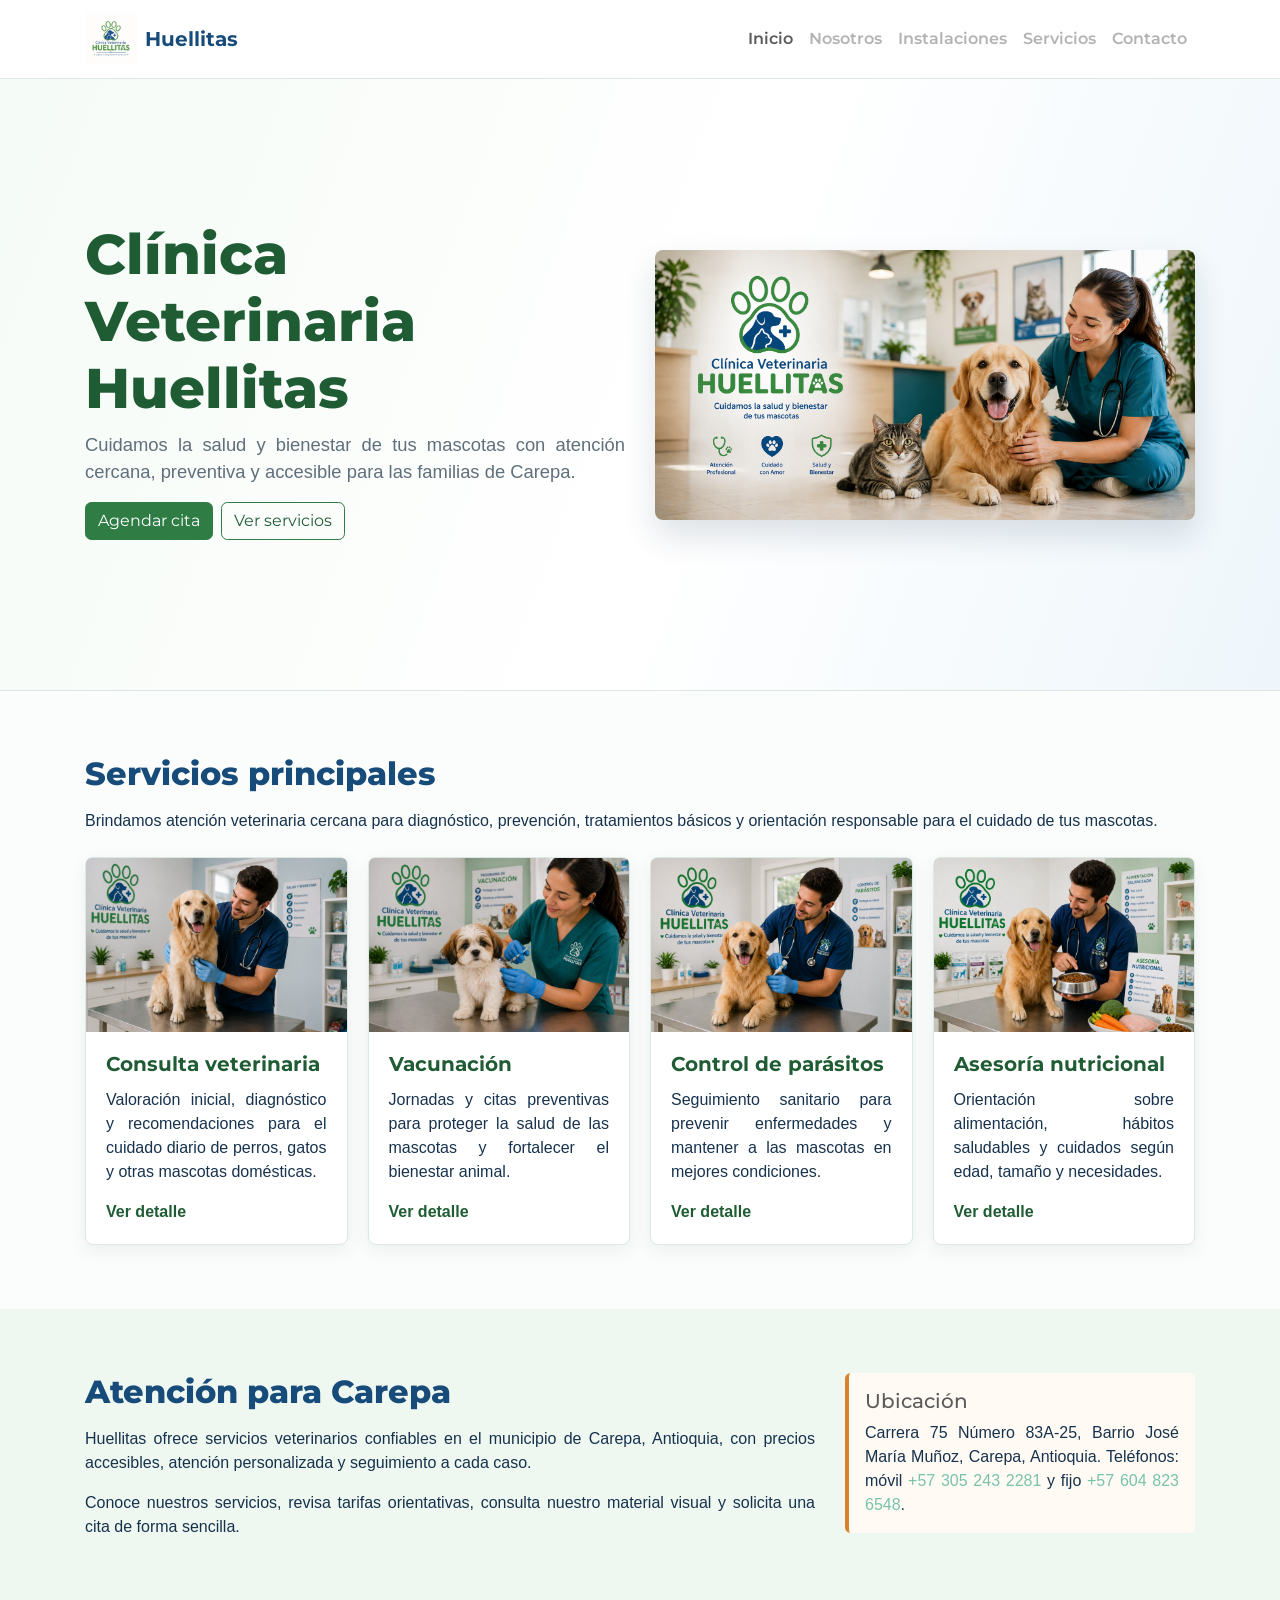
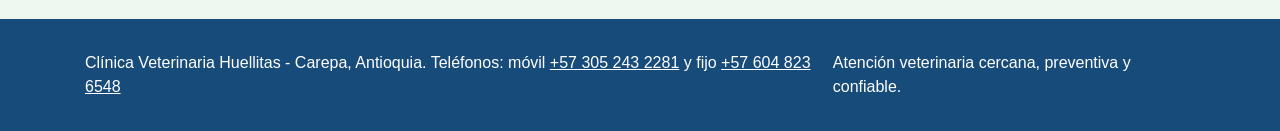
<file: index.html>
<!DOCTYPE html>
<html lang="es">
<head>
  <meta charset="UTF-8">
  <meta name="viewport" content="width=device-width, initial-scale=1.0">
  <meta name="description" content="Clínica Veterinaria Huellitas en Carepa, Antioquia. Servicios de consulta, vacunación, control preventivo y bienestar animal.">
  <meta name="keywords" content="clínica veterinaria, Huellitas, Carepa, mascotas, vacunación, consulta veterinaria">
  <meta name="author" content="Mydshell Usuga">
  <meta property="og:title" content="Clínica Veterinaria Huellitas">
  <meta property="og:description" content="Cuidamos la salud y bienestar de tus mascotas en Carepa, Antioquia.">
  <title>Clínica Veterinaria Huellitas | Inicio</title>
  <link rel="stylesheet" href="css/bootstrap.min.css">
  <link rel="stylesheet" href="css/bootswatch.min.css">
  <link rel="stylesheet" href="css/style.css">
</head>
<body>
  <a class="skip-link" href="#contenido-principal">Saltar al contenido principal</a>
  <header class="site-header sticky-top">
    <nav class="navbar navbar-expand-lg navbar-light bg-white" aria-label="Navegación principal">
      <div class="container">
        <a class="navbar-brand d-flex align-items-center" href="index.html">
          <img class="brand-logo mr-2" src="img/logo-huellitas.png" alt="Logo de Clínica Veterinaria Huellitas">
          <span>Huellitas</span>
        </a>
        <button class="navbar-toggler" type="button" data-toggle="collapse" data-target="#mainNavbar" aria-controls="mainNavbar" aria-expanded="false" aria-label="Mostrar navegación">
          <span class="navbar-toggler-icon"></span>
        </button>
        <div class="collapse navbar-collapse" id="mainNavbar">
          <ul class="navbar-nav ml-auto">
            <li class="nav-item active"><a class="nav-link" href="index.html" aria-current="page">Inicio</a></li>
            <li class="nav-item"><a class="nav-link" href="nosotros.html">Nosotros</a></li>
            <li class="nav-item"><a class="nav-link" href="instalaciones.html">Instalaciones</a></li>
            <li class="nav-item"><a class="nav-link" href="servicios.html">Servicios</a></li>
            <li class="nav-item"><a class="nav-link" href="contacto.html">Contacto</a></li>
          </ul>
        </div>
      </div>
    </nav>
  </header>

  <main id="contenido-principal" tabindex="-1">
    <section class="hero">
      <div class="container">
        <div class="row align-items-center">
          <article class="col-lg-6 mb-4 mb-lg-0">
            <h1 class="display-4 hero-title">Clínica Veterinaria Huellitas</h1>
            <p class="hero-lead">Cuidamos la salud y bienestar de tus mascotas con atención cercana, preventiva y accesible para las familias de Carepa.</p>
            <div class="d-flex flex-wrap">
              <a class="btn btn-primary mr-2 mb-2" href="contacto.html">Agendar cita</a>
              <a class="btn btn-outline-primary mb-2" href="servicios.html">Ver servicios</a>
            </div>
          </article>
          <aside class="col-lg-6 text-center" aria-label="Identidad visual de la clínica">
            <img class="hero-logo" src="img/banner-portada.png" alt="Portada de la Clínica Veterinaria Huellitas con mascotas y atención veterinaria">
          </aside>
        </div>
      </div>
    </section>

    <section class="section-band">
      <div class="container">
        <h2 class="section-title">Servicios principales</h2>
        <p class="mb-4">Brindamos atención veterinaria cercana para diagnóstico, prevención, tratamientos básicos y orientación responsable para el cuidado de tus mascotas.</p>
        <div class="quick-grid">
          <article class="card feature-card">
            <a class="card-link" href="servicio-consulta-veterinaria.html">
              <img src="img/consulta-veterinaria-huellitas.png" class="card-img-top" alt="Consulta veterinaria en la Clínica Veterinaria Huellitas">
              <div class="card-body">
                <h3 class="h5 card-title">Consulta veterinaria</h3>
                <p class="card-text">Valoración inicial, diagnóstico y recomendaciones para el cuidado diario de perros, gatos y otras mascotas domésticas.</p>
                <span class="card-action">Ver detalle</span>
              </div>
            </a>
          </article>
          <article class="card feature-card">
            <a class="card-link" href="servicio-vacunacion.html">
              <img src="img/vacunacion-huellitas.png" class="card-img-top" alt="Servicio de vacunacion para mascotas en Huellitas">
              <div class="card-body">
                <h3 class="h5 card-title">Vacunación</h3>
                <p class="card-text">Jornadas y citas preventivas para proteger la salud de las mascotas y fortalecer el bienestar animal.</p>
                <span class="card-action">Ver detalle</span>
              </div>
            </a>
          </article>
          <article class="card feature-card">
            <a class="card-link" href="servicio-control-parasitos.html">
              <img src="img/control-parasitos-huellitas.png" class="card-img-top" alt="Control de parásitos para mascotas en Huellitas">
              <div class="card-body">
                <h3 class="h5 card-title">Control de parásitos</h3>
                <p class="card-text">Seguimiento sanitario para prevenir enfermedades y mantener a las mascotas en mejores condiciones.</p>
                <span class="card-action">Ver detalle</span>
              </div>
            </a>
          </article>
          <article class="card feature-card">
            <a class="card-link" href="servicio-asesoria-nutricional.html">
              <img src="img/asesoria-nutricional-huellitas.png" class="card-img-top" alt="Asesoría nutricional para mascotas en Huellitas">
              <div class="card-body">
                <h3 class="h5 card-title">Asesoría nutricional</h3>
                <p class="card-text">Orientación sobre alimentación, hábitos saludables y cuidados según edad, tamaño y necesidades.</p>
                <span class="card-action">Ver detalle</span>
              </div>
            </a>
          </article>
        </div>
      </div>
    </section>

    <section class="section-band section-soft">
      <div class="container">
        <div class="row">
          <article class="col-lg-8">
            <h2 class="section-title">Atención para Carepa</h2>
            <p>Huellitas ofrece servicios veterinarios confiables en el municipio de Carepa, Antioquia, con precios accesibles, atención personalizada y seguimiento a cada caso.</p>
            <p>Conoce nuestros servicios, revisa tarifas orientativas, consulta nuestro material visual y solicita una cita de forma sencilla.</p>
          </article>
          <aside class="col-lg-4">
            <div class="content-aside">
              <h3 class="h5">Ubicación</h3>
              <p class="mb-0">Carrera 75 Número 83A-25, Barrio José María Muñoz, Carepa, Antioquia. Teléfonos: móvil <a href="tel:+573052432281" aria-label="Llamar al número móvil +57 305 243 2281">+57 305 243 2281</a> y fijo <a href="tel:+576048236548" aria-label="Llamar al número fijo +57 604 823 6548">+57 604 823 6548</a>.</p>
            </div>
          </aside>
        </div>
      </div>
    </section>
  </main>

  <footer class="site-footer">
    <div class="container d-md-flex justify-content-between">
      <p class="mb-2 mb-md-0">Clínica Veterinaria Huellitas - Carepa, Antioquia. Teléfonos: móvil <a href="tel:+573052432281" aria-label="Llamar al número móvil +57 305 243 2281">+57 305 243 2281</a> y fijo <a href="tel:+576048236548" aria-label="Llamar al número fijo +57 604 823 6548">+57 604 823 6548</a></p>
      <p class="mb-0">Atención veterinaria cercana, preventiva y confiable.</p>
    </div>
  </footer>

  <script src="js/jquery.min.js"></script>
  <script src="js/popper.min.js"></script>
  <script src="js/bootstrap.min.js"></script>
  <script src="js/script.js"></script>
</body>
</html>
</file>
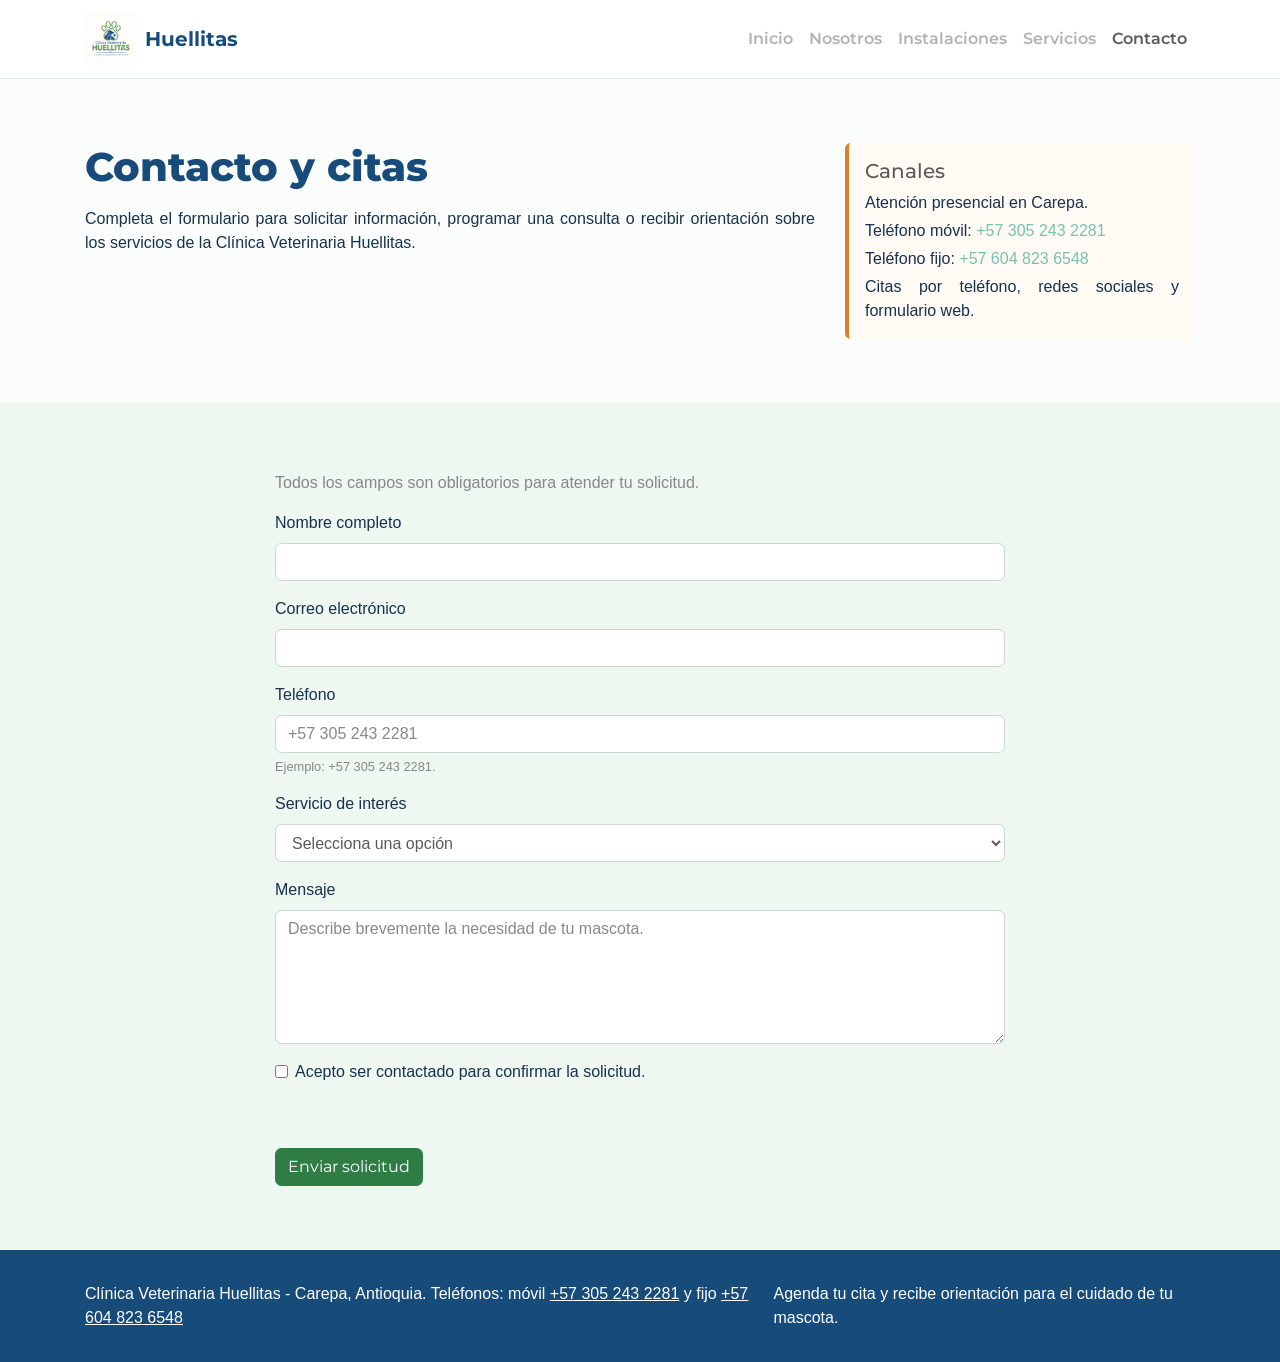
<file: contacto.html>
<!DOCTYPE html>
<html lang="es">
<head>
  <meta charset="UTF-8">
  <meta name="viewport" content="width=device-width, initial-scale=1.0">
  <meta name="description" content="Formulario de contacto accesible para solicitar información o agendar una cita en la Clínica Veterinaria Huellitas.">
  <meta name="keywords" content="contacto veterinaria, agendar cita, Huellitas Carepa, formulario">
  <meta name="author" content="Mydshell Usuga">
  <meta property="og:title" content="Contacto | Clínica Veterinaria Huellitas">
  <meta property="og:description" content="Solicita información o agenda una cita con Huellitas.">
  <title>Clínica Veterinaria Huellitas | Contacto</title>
  <link rel="stylesheet" href="css/bootstrap.min.css">
  <link rel="stylesheet" href="css/bootswatch.min.css">
  <link rel="stylesheet" href="css/style.css">
</head>
<body>
  <a class="skip-link" href="#contenido-principal">Saltar al contenido principal</a>
  <header class="site-header sticky-top">
    <nav class="navbar navbar-expand-lg navbar-light bg-white" aria-label="Navegación principal">
      <div class="container">
        <a class="navbar-brand d-flex align-items-center" href="index.html">
          <img class="brand-logo mr-2" src="img/logo-huellitas.png" alt="Logo de Clínica Veterinaria Huellitas">
          <span>Huellitas</span>
        </a>
        <button class="navbar-toggler" type="button" data-toggle="collapse" data-target="#mainNavbar" aria-controls="mainNavbar" aria-expanded="false" aria-label="Mostrar navegación">
          <span class="navbar-toggler-icon"></span>
        </button>
        <div class="collapse navbar-collapse" id="mainNavbar">
          <ul class="navbar-nav ml-auto">
            <li class="nav-item"><a class="nav-link" href="index.html">Inicio</a></li>
            <li class="nav-item"><a class="nav-link" href="nosotros.html">Nosotros</a></li>
            <li class="nav-item"><a class="nav-link" href="instalaciones.html">Instalaciones</a></li>
            <li class="nav-item"><a class="nav-link" href="servicios.html">Servicios</a></li>
            <li class="nav-item active"><a class="nav-link" href="contacto.html" aria-current="page">Contacto</a></li>
          </ul>
        </div>
      </div>
    </nav>
  </header>

  <main id="contenido-principal" tabindex="-1">
    <section class="section-band">
      <div class="container">
        <div class="row">
          <article class="col-lg-8">
            <h1 class="section-title">Contacto y citas</h1>
            <p>Completa el formulario para solicitar información, programar una consulta o recibir orientación sobre los servicios de la Clínica Veterinaria Huellitas.</p>
          </article>
          <aside class="col-lg-4">
            <div class="content-aside">
              <h2 class="h5">Canales</h2>
              <p class="mb-1">Atención presencial en Carepa.</p>
              <p class="mb-1">Teléfono móvil: <a href="tel:+573052432281" aria-label="Llamar al número móvil +57 305 243 2281">+57 305 243 2281</a></p>
              <p class="mb-1">Teléfono fijo: <a href="tel:+576048236548" aria-label="Llamar al número fijo +57 604 823 6548">+57 604 823 6548</a></p>
              <p class="mb-0">Citas por teléfono, redes sociales y formulario web.</p>
            </div>
          </aside>
        </div>
      </div>
    </section>

    <section class="section-band section-soft">
      <div class="container">
        <article class="row justify-content-center">
          <div class="col-lg-8">
            <form id="appointmentForm" novalidate aria-describedby="formInstructions">
              <p id="formInstructions" class="form-text text-muted">Todos los campos son obligatorios para atender tu solicitud.</p>
              <div class="form-group">
                <label for="nombre">Nombre completo</label>
                <input type="text" class="form-control" id="nombre" name="nombre" aria-describedby="nombreFeedback" autocomplete="name" required aria-required="true">
                <div id="nombreFeedback" class="invalid-feedback">Ingresa un nombre de mínimo 3 caracteres.</div>
              </div>

              <div class="form-group">
                <label for="email">Correo electrónico</label>
                <input type="email" class="form-control" id="email" name="email" aria-describedby="emailFeedback" autocomplete="email" required aria-required="true">
                <div id="emailFeedback" class="invalid-feedback">Ingresa un correo electrónico válido.</div>
              </div>

              <div class="form-group">
                <label for="telefono">Teléfono</label>
                <input type="tel" class="form-control" id="telefono" name="telefono" aria-describedby="telefonoHelp telefonoFeedback" autocomplete="tel" inputmode="tel" placeholder="+57 305 243 2281" required aria-required="true">
                <small id="telefonoHelp" class="form-text text-muted">Ejemplo: +57 305 243 2281.</small>
                <div id="telefonoFeedback" class="invalid-feedback">Ingresa un número de teléfono colombiano válido.</div>
              </div>

              <div class="form-group">
                <label for="servicio">Servicio de interés</label>
                <select class="form-control" id="servicio" name="servicio" aria-describedby="servicioFeedback" required aria-required="true">
                  <option value="">Selecciona una opción</option>
                  <option value="consulta">Consulta veterinaria general</option>
                  <option value="vacunacion">Vacunación</option>
                  <option value="parasitos">Control de parásitos</option>
                  <option value="tratamiento">Tratamiento médico básico</option>
                  <option value="nutricion">Asesoría nutricional</option>
                </select>
                <div id="servicioFeedback" class="invalid-feedback">Selecciona el servicio de interés.</div>
              </div>

              <div class="form-group">
                <label for="mensaje">Mensaje</label>
                <textarea class="form-control" id="mensaje" name="mensaje" rows="5" aria-describedby="mensajeFeedback" placeholder="Describe brevemente la necesidad de tu mascota." required aria-required="true"></textarea>
                <div id="mensajeFeedback" class="invalid-feedback">El mensaje debe tener mínimo 20 caracteres.</div>
              </div>

              <div class="form-group form-check">
                <input type="checkbox" class="form-check-input" id="acepta" name="acepta" aria-describedby="aceptaFeedback" required aria-required="true">
                <label class="form-check-label" for="acepta">Acepto ser contactado para confirmar la solicitud.</label>
                <div id="aceptaFeedback" class="invalid-feedback">Debes aceptar el contacto para poder enviar la solicitud.</div>
              </div>

              <div id="formStatus" class="form-status" role="status" aria-live="polite" aria-atomic="true"></div>
              <button type="submit" class="btn btn-primary">Enviar solicitud</button>
            </form>
          </div>
        </article>
      </div>
    </section>
  </main>

  <footer class="site-footer">
    <div class="container d-md-flex justify-content-between">
      <p class="mb-2 mb-md-0">Clínica Veterinaria Huellitas - Carepa, Antioquia. Teléfonos: móvil <a href="tel:+573052432281" aria-label="Llamar al número móvil +57 305 243 2281">+57 305 243 2281</a> y fijo <a href="tel:+576048236548" aria-label="Llamar al número fijo +57 604 823 6548">+57 604 823 6548</a></p>
      <p class="mb-0">Agenda tu cita y recibe orientación para el cuidado de tu mascota.</p>
    </div>
  </footer>

  <script src="js/jquery.min.js"></script>
  <script src="js/popper.min.js"></script>
  <script src="js/bootstrap.min.js"></script>
  <script src="js/script.js"></script>
</body>
</html>
</file>
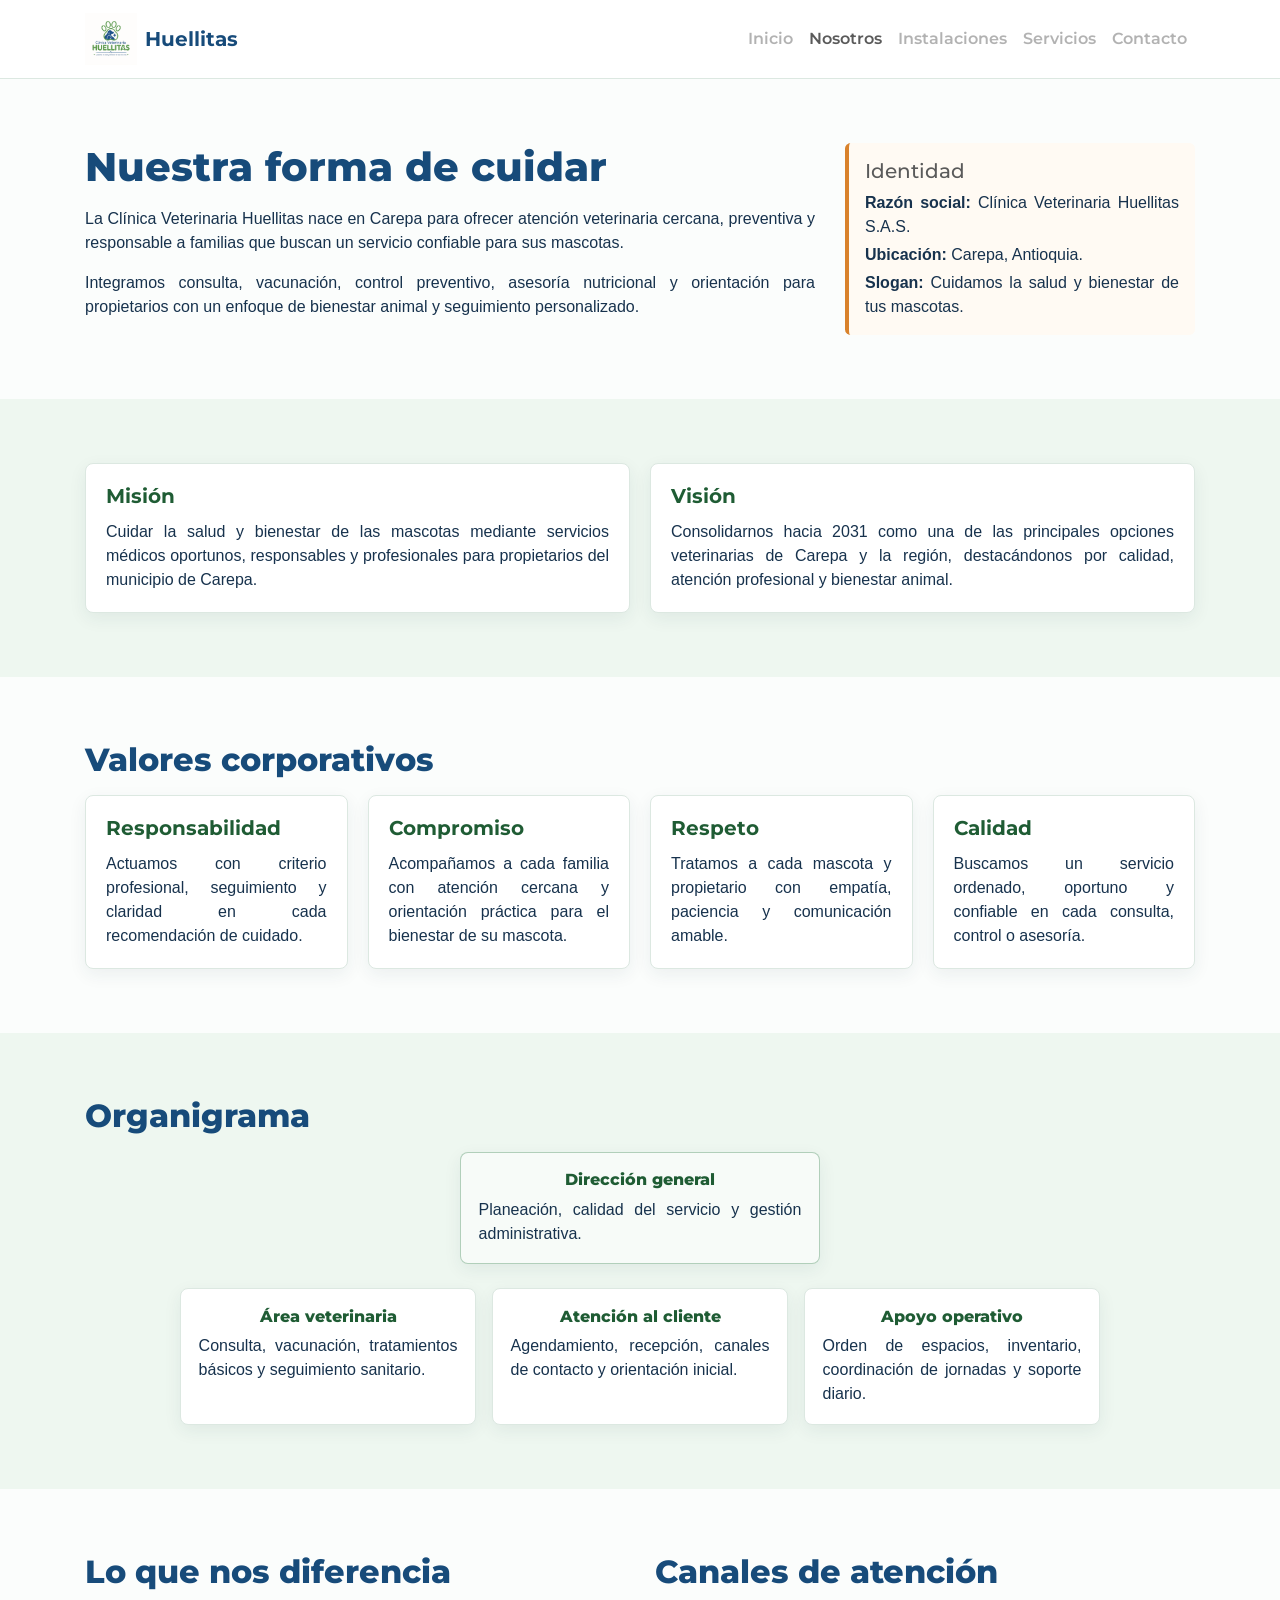
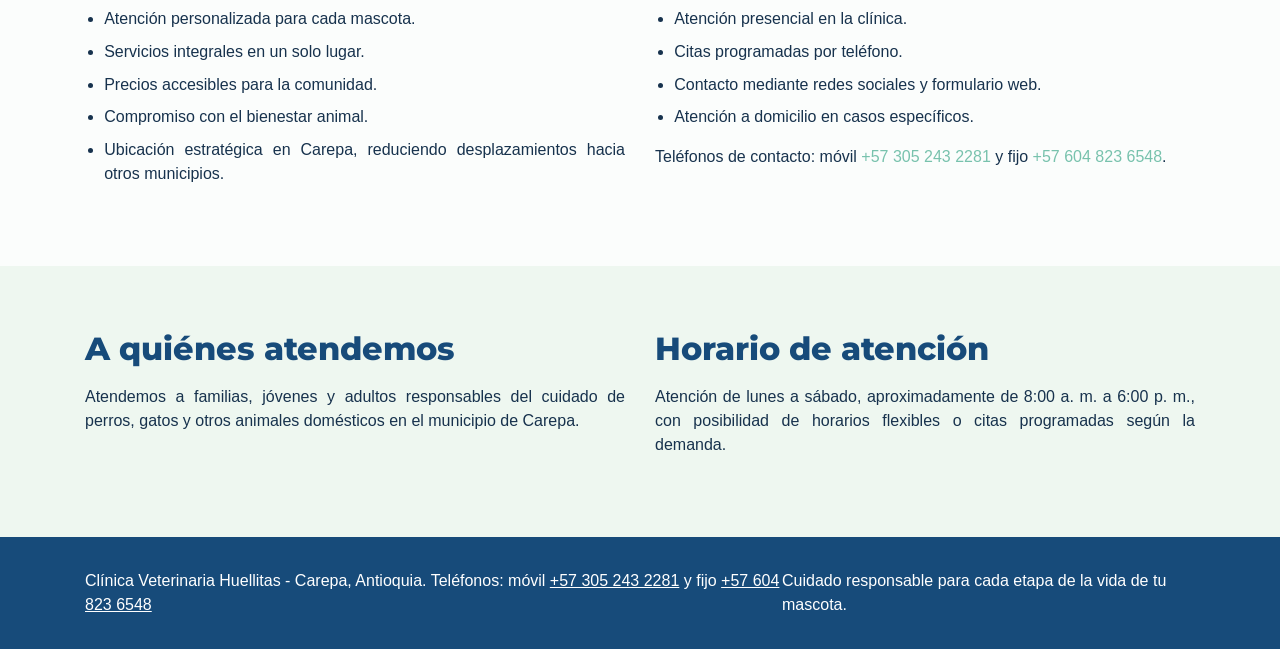
<file: nosotros.html>
<!DOCTYPE html>
<html lang="es">
<head>
  <meta charset="UTF-8">
  <meta name="viewport" content="width=device-width, initial-scale=1.0">
  <meta name="description" content="Conoce la misión, visión, valores, equipo y modelo de atención de la Clínica Veterinaria Huellitas en Carepa.">
  <meta name="keywords" content="Clínica Veterinaria Huellitas, misión, visión, valores, equipo veterinario, Carepa">
  <meta name="author" content="Mydshell Usuga">
  <meta property="og:title" content="Nosotros | Clínica Veterinaria Huellitas">
  <meta property="og:description" content="Misión, visión, valores, equipo y compromiso de Huellitas con el bienestar animal.">
  <title>Clínica Veterinaria Huellitas | Nosotros</title>
  <link rel="stylesheet" href="css/bootstrap.min.css">
  <link rel="stylesheet" href="css/bootswatch.min.css">
  <link rel="stylesheet" href="css/style.css">
</head>
<body>
  <a class="skip-link" href="#contenido-principal">Saltar al contenido principal</a>
  <header class="site-header sticky-top">
    <nav class="navbar navbar-expand-lg navbar-light bg-white" aria-label="Navegación principal">
      <div class="container">
        <a class="navbar-brand d-flex align-items-center" href="index.html">
          <img class="brand-logo mr-2" src="img/logo-huellitas.png" alt="Logo de Clínica Veterinaria Huellitas">
          <span>Huellitas</span>
        </a>
        <button class="navbar-toggler" type="button" data-toggle="collapse" data-target="#mainNavbar" aria-controls="mainNavbar" aria-expanded="false" aria-label="Mostrar navegación">
          <span class="navbar-toggler-icon"></span>
        </button>
        <div class="collapse navbar-collapse" id="mainNavbar">
          <ul class="navbar-nav ml-auto">
            <li class="nav-item"><a class="nav-link" href="index.html">Inicio</a></li>
            <li class="nav-item active"><a class="nav-link" href="nosotros.html" aria-current="page">Nosotros</a></li>
            <li class="nav-item"><a class="nav-link" href="instalaciones.html">Instalaciones</a></li>
            <li class="nav-item"><a class="nav-link" href="servicios.html">Servicios</a></li>
            <li class="nav-item"><a class="nav-link" href="contacto.html">Contacto</a></li>
          </ul>
        </div>
      </div>
    </nav>
  </header>

  <main id="contenido-principal" tabindex="-1">
    <section class="section-band">
      <div class="container">
        <div class="row">
          <article class="col-lg-8">
            <h1 class="section-title">Nuestra forma de cuidar</h1>
            <p>La Clínica Veterinaria Huellitas nace en Carepa para ofrecer atención veterinaria cercana, preventiva y responsable a familias que buscan un servicio confiable para sus mascotas.</p>
            <p>Integramos consulta, vacunación, control preventivo, asesoría nutricional y orientación para propietarios con un enfoque de bienestar animal y seguimiento personalizado.</p>
          </article>
          <aside class="col-lg-4">
            <div class="content-aside">
              <h2 class="h5">Identidad</h2>
              <p class="mb-1"><strong>Razón social:</strong> Clínica Veterinaria Huellitas S.A.S.</p>
              <p class="mb-1"><strong>Ubicación:</strong> Carepa, Antioquia.</p>
              <p class="mb-0"><strong>Slogan:</strong> Cuidamos la salud y bienestar de tus mascotas.</p>
            </div>
          </aside>
        </div>
      </div>
    </section>

    <section class="section-band section-soft">
      <div class="container">
        <div class="values-grid">
          <article class="card feature-card">
            <div class="card-body">
              <h3 class="h5 card-title">Misión</h3>
              <p class="card-text">Cuidar la salud y bienestar de las mascotas mediante servicios médicos oportunos, responsables y profesionales para propietarios del municipio de Carepa.</p>
            </div>
          </article>
          <article class="card feature-card">
            <div class="card-body">
              <h3 class="h5 card-title">Visión</h3>
              <p class="card-text">Consolidarnos hacia 2031 como una de las principales opciones veterinarias de Carepa y la región, destacándonos por calidad, atención profesional y bienestar animal.</p>
            </div>
          </article>
        </div>
      </div>
    </section>

    <section class="section-band">
      <div class="container">
        <h2 class="section-title">Valores corporativos</h2>
        <div class="values-grid">
          <article class="card feature-card">
            <div class="card-body">
              <h3 class="h5 card-title">Responsabilidad</h3>
              <p class="card-text">Actuamos con criterio profesional, seguimiento y claridad en cada recomendación de cuidado.</p>
            </div>
          </article>
          <article class="card feature-card">
            <div class="card-body">
              <h3 class="h5 card-title">Compromiso</h3>
              <p class="card-text">Acompañamos a cada familia con atención cercana y orientación práctica para el bienestar de su mascota.</p>
            </div>
          </article>
          <article class="card feature-card">
            <div class="card-body">
              <h3 class="h5 card-title">Respeto</h3>
              <p class="card-text">Tratamos a cada mascota y propietario con empatía, paciencia y comunicación amable.</p>
            </div>
          </article>
          <article class="card feature-card">
            <div class="card-body">
              <h3 class="h5 card-title">Calidad</h3>
              <p class="card-text">Buscamos un servicio ordenado, oportuno y confiable en cada consulta, control o asesoría.</p>
            </div>
          </article>
        </div>
      </div>
    </section>

    <section class="section-band section-soft">
      <div class="container">
        <h2 class="section-title">Organigrama</h2>
        <div class="org-chart" aria-label="Organigrama de Clínica Veterinaria Huellitas">
          <div class="org-node org-node-primary">
            <h3 class="h6">Dirección general</h3>
            <p>Planeación, calidad del servicio y gestión administrativa.</p>
          </div>
          <div class="org-branches">
            <div class="org-node">
              <h3 class="h6">Área veterinaria</h3>
              <p>Consulta, vacunación, tratamientos básicos y seguimiento sanitario.</p>
            </div>
            <div class="org-node">
              <h3 class="h6">Atención al cliente</h3>
              <p>Agendamiento, recepción, canales de contacto y orientación inicial.</p>
            </div>
            <div class="org-node">
              <h3 class="h6">Apoyo operativo</h3>
              <p>Orden de espacios, inventario, coordinación de jornadas y soporte diario.</p>
            </div>
          </div>
        </div>
      </div>
    </section>

    <section class="section-band">
      <div class="container">
        <div class="row">
          <article class="col-md-6">
            <h2 class="section-title">Lo que nos diferencia</h2>
            <ul class="service-list">
              <li>Atención personalizada para cada mascota.</li>
              <li>Servicios integrales en un solo lugar.</li>
              <li>Precios accesibles para la comunidad.</li>
              <li>Compromiso con el bienestar animal.</li>
              <li>Ubicación estratégica en Carepa, reduciendo desplazamientos hacia otros municipios.</li>
            </ul>
          </article>
          <article class="col-md-6">
            <h2 class="section-title">Canales de atención</h2>
            <ul class="service-list">
              <li>Atención presencial en la clínica.</li>
              <li>Citas programadas por teléfono.</li>
              <li>Contacto mediante redes sociales y formulario web.</li>
              <li>Atención a domicilio en casos específicos.</li>
            </ul>
            <p>Teléfonos de contacto: móvil <a href="tel:+573052432281" aria-label="Llamar al número móvil +57 305 243 2281">+57 305 243 2281</a> y fijo <a href="tel:+576048236548" aria-label="Llamar al número fijo +57 604 823 6548">+57 604 823 6548</a>.</p>
          </article>
        </div>
      </div>
    </section>

    <section class="section-band section-soft">
      <div class="container">
        <div class="row">
          <article class="col-md-6">
            <h2 class="section-title">A quiénes atendemos</h2>
            <p>Atendemos a familias, jóvenes y adultos responsables del cuidado de perros, gatos y otros animales domésticos en el municipio de Carepa.</p>
          </article>
          <article class="col-md-6">
            <h2 class="section-title">Horario de atención</h2>
            <p>Atención de lunes a sábado, aproximadamente de 8:00 a. m. a 6:00 p. m., con posibilidad de horarios flexibles o citas programadas según la demanda.</p>
          </article>
        </div>
      </div>
    </section>
  </main>

  <footer class="site-footer">
    <div class="container d-md-flex justify-content-between">
      <p class="mb-2 mb-md-0">Clínica Veterinaria Huellitas - Carepa, Antioquia. Teléfonos: móvil <a href="tel:+573052432281" aria-label="Llamar al número móvil +57 305 243 2281">+57 305 243 2281</a> y fijo <a href="tel:+576048236548" aria-label="Llamar al número fijo +57 604 823 6548">+57 604 823 6548</a></p>
      <p class="mb-0">Cuidado responsable para cada etapa de la vida de tu mascota.</p>
    </div>
  </footer>

  <script src="js/jquery.min.js"></script>
  <script src="js/popper.min.js"></script>
  <script src="js/bootstrap.min.js"></script>
  <script src="js/script.js"></script>
</body>
</html>
</file>
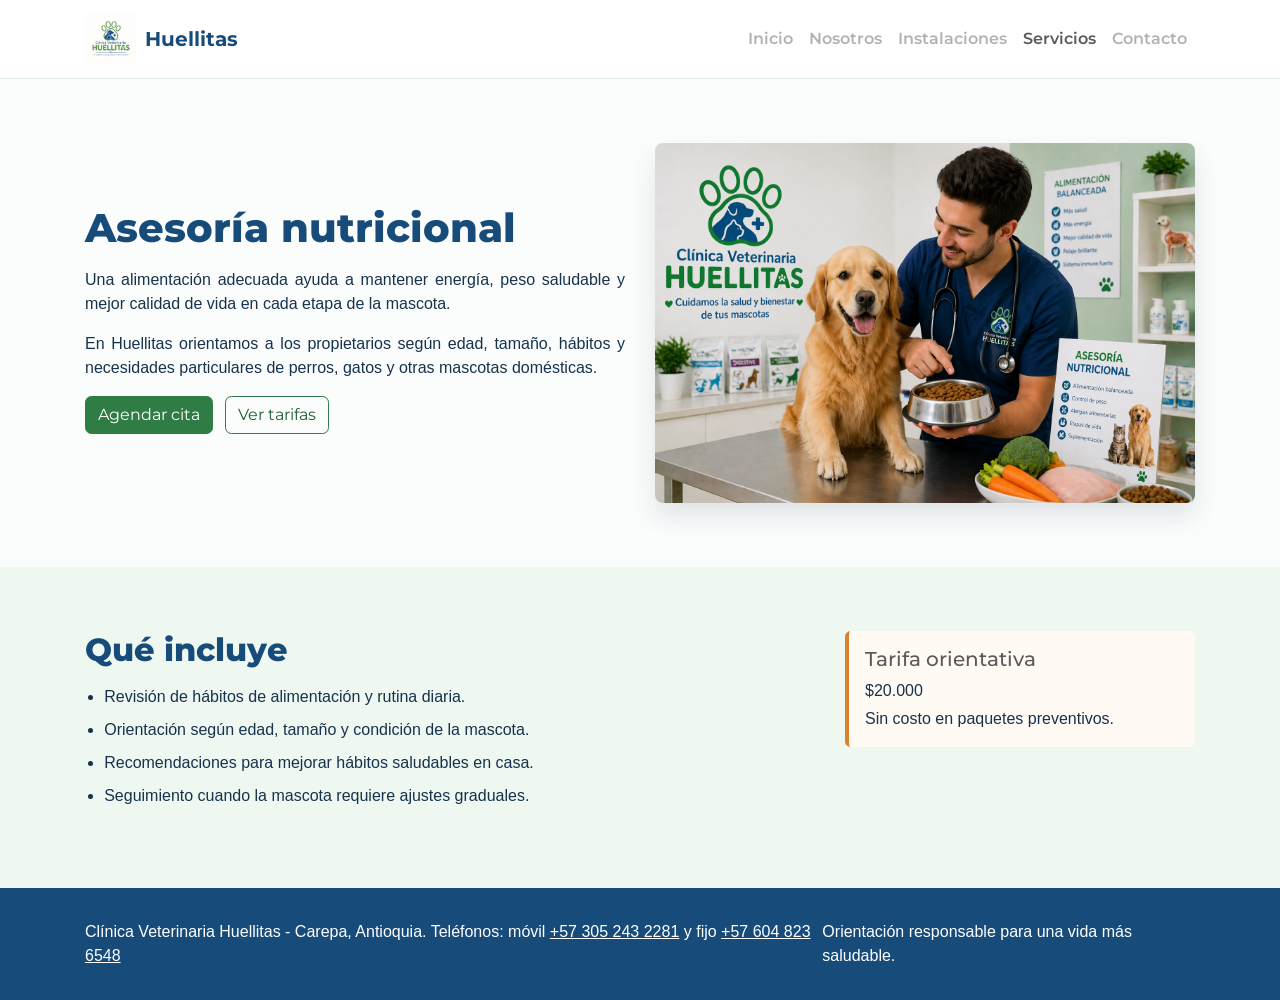
<file: servicio-asesoria-nutricional.html>
<!DOCTYPE html>
<html lang="es">
<head>
  <meta charset="UTF-8">
  <meta name="viewport" content="width=device-width, initial-scale=1.0">
  <meta name="description" content="Asesoría nutricional para mascotas en Clínica Veterinaria Huellitas, con orientación sobre alimentación y hábitos saludables.">
  <meta name="keywords" content="asesoría nutricional mascotas, alimentación perros gatos, Huellitas Carepa">
  <meta name="author" content="Mydshell Usuga">
  <meta property="og:title" content="Asesoría nutricional | Clínica Veterinaria Huellitas">
  <meta property="og:description" content="Orientación sobre alimentación, hábitos saludables y cuidados según las necesidades de cada mascota.">
  <title>Clínica Veterinaria Huellitas | Asesoría nutricional</title>
  <link rel="stylesheet" href="css/bootstrap.min.css">
  <link rel="stylesheet" href="css/bootswatch.min.css">
  <link rel="stylesheet" href="css/style.css">
</head>
<body>
  <a class="skip-link" href="#contenido-principal">Saltar al contenido principal</a>
  <header class="site-header sticky-top">
    <nav class="navbar navbar-expand-lg navbar-light bg-white" aria-label="Navegación principal">
      <div class="container">
        <a class="navbar-brand d-flex align-items-center" href="index.html">
          <img class="brand-logo mr-2" src="img/logo-huellitas.png" alt="Logo de Clínica Veterinaria Huellitas">
          <span>Huellitas</span>
        </a>
        <button class="navbar-toggler" type="button" data-toggle="collapse" data-target="#mainNavbar" aria-controls="mainNavbar" aria-expanded="false" aria-label="Mostrar navegación">
          <span class="navbar-toggler-icon"></span>
        </button>
        <div class="collapse navbar-collapse" id="mainNavbar">
          <ul class="navbar-nav ml-auto">
            <li class="nav-item"><a class="nav-link" href="index.html">Inicio</a></li>
            <li class="nav-item"><a class="nav-link" href="nosotros.html">Nosotros</a></li>
            <li class="nav-item"><a class="nav-link" href="instalaciones.html">Instalaciones</a></li>
            <li class="nav-item active"><a class="nav-link" href="servicios.html" aria-current="true">Servicios</a></li>
            <li class="nav-item"><a class="nav-link" href="contacto.html">Contacto</a></li>
          </ul>
        </div>
      </div>
    </nav>
  </header>

  <main id="contenido-principal" tabindex="-1">
    <section class="section-band">
      <div class="container">
        <div class="row align-items-center">
          <article class="col-lg-6 mb-4 mb-lg-0">
            <h1 class="section-title">Asesoría nutricional</h1>
            <p>Una alimentación adecuada ayuda a mantener energía, peso saludable y mejor calidad de vida en cada etapa de la mascota.</p>
            <p>En Huellitas orientamos a los propietarios según edad, tamaño, hábitos y necesidades particulares de perros, gatos y otras mascotas domésticas.</p>
            <a class="btn btn-primary mr-2 mb-2" href="contacto.html">Agendar cita</a>
            <a class="btn btn-outline-primary mb-2" href="servicios.html">Ver tarifas</a>
          </article>
          <aside class="col-lg-6">
            <img class="service-hero-image" src="img/asesoria-nutricional-huellitas.png" alt="Asesoría nutricional para mascotas en Huellitas">
          </aside>
        </div>
      </div>
    </section>

    <section class="section-band section-soft">
      <div class="container">
        <div class="row">
          <article class="col-lg-8">
            <h2 class="section-title">Qué incluye</h2>
            <ul class="service-list">
              <li>Revisión de hábitos de alimentación y rutina diaria.</li>
              <li>Orientación según edad, tamaño y condición de la mascota.</li>
              <li>Recomendaciones para mejorar hábitos saludables en casa.</li>
              <li>Seguimiento cuando la mascota requiere ajustes graduales.</li>
            </ul>
          </article>
          <aside class="col-lg-4">
            <div class="content-aside">
              <h2 class="h5">Tarifa orientativa</h2>
              <p class="mb-1">$20.000</p>
              <p class="mb-0">Sin costo en paquetes preventivos.</p>
            </div>
          </aside>
        </div>
      </div>
    </section>
  </main>

  <footer class="site-footer">
    <div class="container d-md-flex justify-content-between">
      <p class="mb-2 mb-md-0">Clínica Veterinaria Huellitas - Carepa, Antioquia. Teléfonos: móvil <a href="tel:+573052432281" aria-label="Llamar al número móvil +57 305 243 2281">+57 305 243 2281</a> y fijo <a href="tel:+576048236548" aria-label="Llamar al número fijo +57 604 823 6548">+57 604 823 6548</a></p>
      <p class="mb-0">Orientación responsable para una vida más saludable.</p>
    </div>
  </footer>

  <script src="js/jquery.min.js"></script>
  <script src="js/popper.min.js"></script>
  <script src="js/bootstrap.min.js"></script>
  <script src="js/script.js"></script>
</body>
</html>
</file>
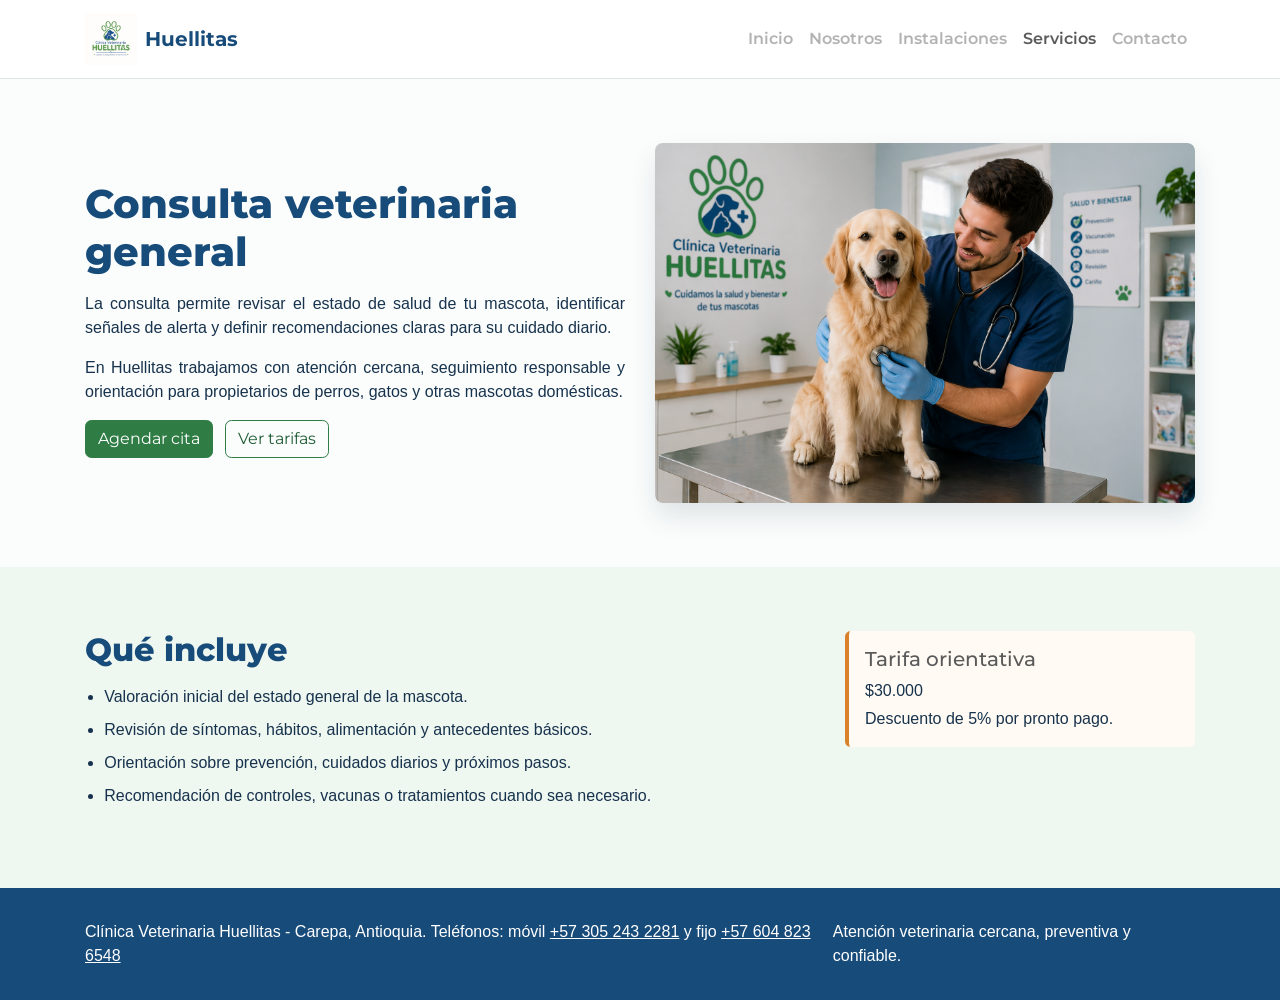
<file: servicio-consulta-veterinaria.html>
<!DOCTYPE html>
<html lang="es">
<head>
  <meta charset="UTF-8">
  <meta name="viewport" content="width=device-width, initial-scale=1.0">
  <meta name="description" content="Consulta veterinaria general en Clínica Veterinaria Huellitas para valoración, diagnóstico y orientación de mascotas en Carepa.">
  <meta name="keywords" content="consulta veterinaria, diagnóstico mascotas, Huellitas Carepa">
  <meta name="author" content="Mydshell Usuga">
  <meta property="og:title" content="Consulta veterinaria | Clínica Veterinaria Huellitas">
  <meta property="og:description" content="Valoración profesional y orientación para el cuidado de perros, gatos y mascotas domésticas.">
  <title>Clínica Veterinaria Huellitas | Consulta veterinaria</title>
  <link rel="stylesheet" href="css/bootstrap.min.css">
  <link rel="stylesheet" href="css/bootswatch.min.css">
  <link rel="stylesheet" href="css/style.css">
</head>
<body>
  <a class="skip-link" href="#contenido-principal">Saltar al contenido principal</a>
  <header class="site-header sticky-top">
    <nav class="navbar navbar-expand-lg navbar-light bg-white" aria-label="Navegación principal">
      <div class="container">
        <a class="navbar-brand d-flex align-items-center" href="index.html">
          <img class="brand-logo mr-2" src="img/logo-huellitas.png" alt="Logo de Clínica Veterinaria Huellitas">
          <span>Huellitas</span>
        </a>
        <button class="navbar-toggler" type="button" data-toggle="collapse" data-target="#mainNavbar" aria-controls="mainNavbar" aria-expanded="false" aria-label="Mostrar navegación">
          <span class="navbar-toggler-icon"></span>
        </button>
        <div class="collapse navbar-collapse" id="mainNavbar">
          <ul class="navbar-nav ml-auto">
            <li class="nav-item"><a class="nav-link" href="index.html">Inicio</a></li>
            <li class="nav-item"><a class="nav-link" href="nosotros.html">Nosotros</a></li>
            <li class="nav-item"><a class="nav-link" href="instalaciones.html">Instalaciones</a></li>
            <li class="nav-item active"><a class="nav-link" href="servicios.html" aria-current="true">Servicios</a></li>
            <li class="nav-item"><a class="nav-link" href="contacto.html">Contacto</a></li>
          </ul>
        </div>
      </div>
    </nav>
  </header>

  <main id="contenido-principal" tabindex="-1">
    <section class="section-band">
      <div class="container">
        <div class="row align-items-center">
          <article class="col-lg-6 mb-4 mb-lg-0">
            <h1 class="section-title">Consulta veterinaria general</h1>
            <p>La consulta permite revisar el estado de salud de tu mascota, identificar señales de alerta y definir recomendaciones claras para su cuidado diario.</p>
            <p>En Huellitas trabajamos con atención cercana, seguimiento responsable y orientación para propietarios de perros, gatos y otras mascotas domésticas.</p>
            <a class="btn btn-primary mr-2 mb-2" href="contacto.html">Agendar cita</a>
            <a class="btn btn-outline-primary mb-2" href="servicios.html">Ver tarifas</a>
          </article>
          <aside class="col-lg-6">
            <img class="service-hero-image" src="img/consulta-veterinaria-huellitas.png" alt="Consulta veterinaria general en Huellitas">
          </aside>
        </div>
      </div>
    </section>

    <section class="section-band section-soft">
      <div class="container">
        <div class="row">
          <article class="col-lg-8">
            <h2 class="section-title">Qué incluye</h2>
            <ul class="service-list">
              <li>Valoración inicial del estado general de la mascota.</li>
              <li>Revisión de síntomas, hábitos, alimentación y antecedentes básicos.</li>
              <li>Orientación sobre prevención, cuidados diarios y próximos pasos.</li>
              <li>Recomendación de controles, vacunas o tratamientos cuando sea necesario.</li>
            </ul>
          </article>
          <aside class="col-lg-4">
            <div class="content-aside">
              <h2 class="h5">Tarifa orientativa</h2>
              <p class="mb-1">$30.000</p>
              <p class="mb-0">Descuento de 5% por pronto pago.</p>
            </div>
          </aside>
        </div>
      </div>
    </section>
  </main>

  <footer class="site-footer">
    <div class="container d-md-flex justify-content-between">
      <p class="mb-2 mb-md-0">Clínica Veterinaria Huellitas - Carepa, Antioquia. Teléfonos: móvil <a href="tel:+573052432281" aria-label="Llamar al número móvil +57 305 243 2281">+57 305 243 2281</a> y fijo <a href="tel:+576048236548" aria-label="Llamar al número fijo +57 604 823 6548">+57 604 823 6548</a></p>
      <p class="mb-0">Atención veterinaria cercana, preventiva y confiable.</p>
    </div>
  </footer>

  <script src="js/jquery.min.js"></script>
  <script src="js/popper.min.js"></script>
  <script src="js/bootstrap.min.js"></script>
  <script src="js/script.js"></script>
</body>
</html>
</file>
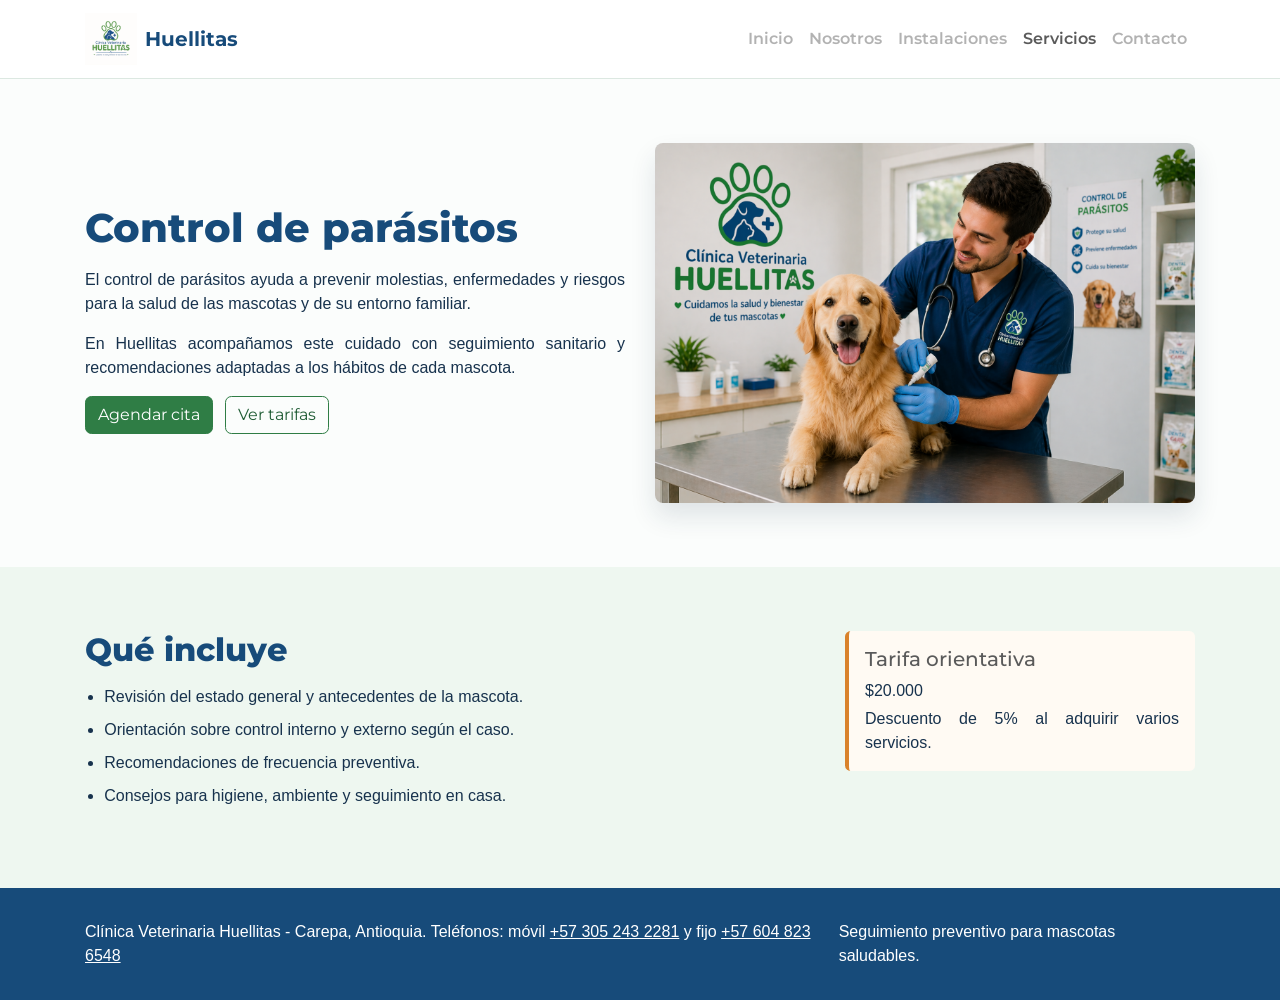
<file: servicio-control-parasitos.html>
<!DOCTYPE html>
<html lang="es">
<head>
  <meta charset="UTF-8">
  <meta name="viewport" content="width=device-width, initial-scale=1.0">
  <meta name="description" content="Control de parásitos para mascotas en Clínica Veterinaria Huellitas, con seguimiento preventivo y orientación sanitaria.">
  <meta name="keywords" content="control parásitos mascotas, desparasitación, Huellitas Carepa">
  <meta name="author" content="Mydshell Usuga">
  <meta property="og:title" content="Control de parásitos | Clínica Veterinaria Huellitas">
  <meta property="og:description" content="Seguimiento sanitario para prevenir enfermedades y mantener a tu mascota en mejores condiciones.">
  <title>Clínica Veterinaria Huellitas | Control de parásitos</title>
  <link rel="stylesheet" href="css/bootstrap.min.css">
  <link rel="stylesheet" href="css/bootswatch.min.css">
  <link rel="stylesheet" href="css/style.css">
</head>
<body>
  <a class="skip-link" href="#contenido-principal">Saltar al contenido principal</a>
  <header class="site-header sticky-top">
    <nav class="navbar navbar-expand-lg navbar-light bg-white" aria-label="Navegación principal">
      <div class="container">
        <a class="navbar-brand d-flex align-items-center" href="index.html">
          <img class="brand-logo mr-2" src="img/logo-huellitas.png" alt="Logo de Clínica Veterinaria Huellitas">
          <span>Huellitas</span>
        </a>
        <button class="navbar-toggler" type="button" data-toggle="collapse" data-target="#mainNavbar" aria-controls="mainNavbar" aria-expanded="false" aria-label="Mostrar navegación">
          <span class="navbar-toggler-icon"></span>
        </button>
        <div class="collapse navbar-collapse" id="mainNavbar">
          <ul class="navbar-nav ml-auto">
            <li class="nav-item"><a class="nav-link" href="index.html">Inicio</a></li>
            <li class="nav-item"><a class="nav-link" href="nosotros.html">Nosotros</a></li>
            <li class="nav-item"><a class="nav-link" href="instalaciones.html">Instalaciones</a></li>
            <li class="nav-item active"><a class="nav-link" href="servicios.html" aria-current="true">Servicios</a></li>
            <li class="nav-item"><a class="nav-link" href="contacto.html">Contacto</a></li>
          </ul>
        </div>
      </div>
    </nav>
  </header>

  <main id="contenido-principal" tabindex="-1">
    <section class="section-band">
      <div class="container">
        <div class="row align-items-center">
          <article class="col-lg-6 mb-4 mb-lg-0">
            <h1 class="section-title">Control de parásitos</h1>
            <p>El control de parásitos ayuda a prevenir molestias, enfermedades y riesgos para la salud de las mascotas y de su entorno familiar.</p>
            <p>En Huellitas acompañamos este cuidado con seguimiento sanitario y recomendaciones adaptadas a los hábitos de cada mascota.</p>
            <a class="btn btn-primary mr-2 mb-2" href="contacto.html">Agendar cita</a>
            <a class="btn btn-outline-primary mb-2" href="servicios.html">Ver tarifas</a>
          </article>
          <aside class="col-lg-6">
            <img class="service-hero-image" src="img/control-parasitos-huellitas.png" alt="Control preventivo de parásitos para mascotas en Huellitas">
          </aside>
        </div>
      </div>
    </section>

    <section class="section-band section-soft">
      <div class="container">
        <div class="row">
          <article class="col-lg-8">
            <h2 class="section-title">Qué incluye</h2>
            <ul class="service-list">
              <li>Revisión del estado general y antecedentes de la mascota.</li>
              <li>Orientación sobre control interno y externo según el caso.</li>
              <li>Recomendaciones de frecuencia preventiva.</li>
              <li>Consejos para higiene, ambiente y seguimiento en casa.</li>
            </ul>
          </article>
          <aside class="col-lg-4">
            <div class="content-aside">
              <h2 class="h5">Tarifa orientativa</h2>
              <p class="mb-1">$20.000</p>
              <p class="mb-0">Descuento de 5% al adquirir varios servicios.</p>
            </div>
          </aside>
        </div>
      </div>
    </section>
  </main>

  <footer class="site-footer">
    <div class="container d-md-flex justify-content-between">
      <p class="mb-2 mb-md-0">Clínica Veterinaria Huellitas - Carepa, Antioquia. Teléfonos: móvil <a href="tel:+573052432281" aria-label="Llamar al número móvil +57 305 243 2281">+57 305 243 2281</a> y fijo <a href="tel:+576048236548" aria-label="Llamar al número fijo +57 604 823 6548">+57 604 823 6548</a></p>
      <p class="mb-0">Seguimiento preventivo para mascotas saludables.</p>
    </div>
  </footer>

  <script src="js/jquery.min.js"></script>
  <script src="js/popper.min.js"></script>
  <script src="js/bootstrap.min.js"></script>
  <script src="js/script.js"></script>
</body>
</html>
</file>
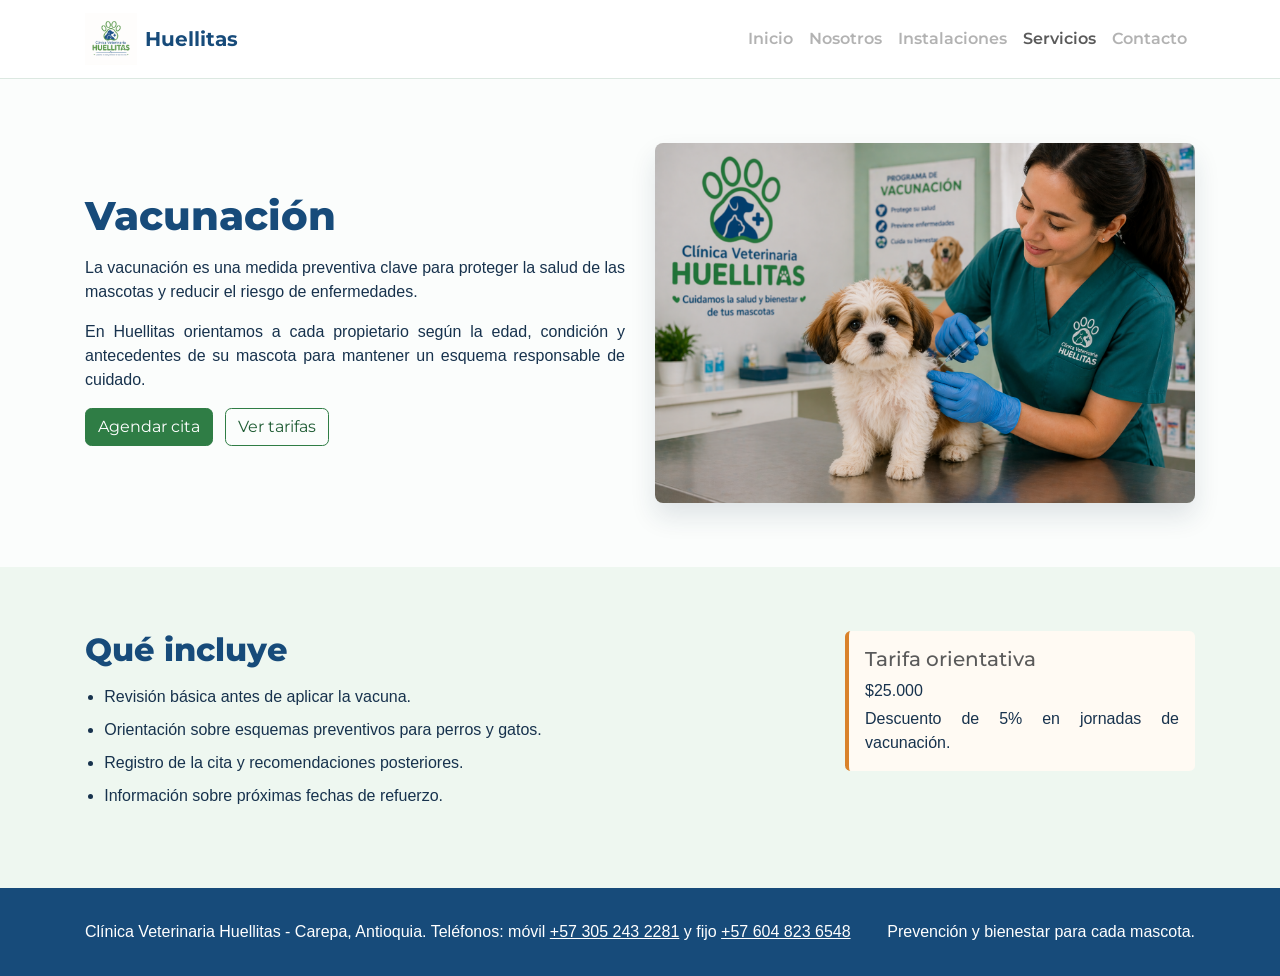
<file: servicio-vacunacion.html>
<!DOCTYPE html>
<html lang="es">
<head>
  <meta charset="UTF-8">
  <meta name="viewport" content="width=device-width, initial-scale=1.0">
  <meta name="description" content="Servicio de vacunación para mascotas en Clínica Veterinaria Huellitas, con citas preventivas y orientación sanitaria en Carepa.">
  <meta name="keywords" content="vacunación mascotas, vacunas perros gatos, Huellitas Carepa">
  <meta name="author" content="Mydshell Usuga">
  <meta property="og:title" content="Vacunación | Clínica Veterinaria Huellitas">
  <meta property="og:description" content="Citas preventivas para proteger la salud de perros, gatos y mascotas domésticas.">
  <title>Clínica Veterinaria Huellitas | Vacunación</title>
  <link rel="stylesheet" href="css/bootstrap.min.css">
  <link rel="stylesheet" href="css/bootswatch.min.css">
  <link rel="stylesheet" href="css/style.css">
</head>
<body>
  <a class="skip-link" href="#contenido-principal">Saltar al contenido principal</a>
  <header class="site-header sticky-top">
    <nav class="navbar navbar-expand-lg navbar-light bg-white" aria-label="Navegación principal">
      <div class="container">
        <a class="navbar-brand d-flex align-items-center" href="index.html">
          <img class="brand-logo mr-2" src="img/logo-huellitas.png" alt="Logo de Clínica Veterinaria Huellitas">
          <span>Huellitas</span>
        </a>
        <button class="navbar-toggler" type="button" data-toggle="collapse" data-target="#mainNavbar" aria-controls="mainNavbar" aria-expanded="false" aria-label="Mostrar navegación">
          <span class="navbar-toggler-icon"></span>
        </button>
        <div class="collapse navbar-collapse" id="mainNavbar">
          <ul class="navbar-nav ml-auto">
            <li class="nav-item"><a class="nav-link" href="index.html">Inicio</a></li>
            <li class="nav-item"><a class="nav-link" href="nosotros.html">Nosotros</a></li>
            <li class="nav-item"><a class="nav-link" href="instalaciones.html">Instalaciones</a></li>
            <li class="nav-item active"><a class="nav-link" href="servicios.html" aria-current="true">Servicios</a></li>
            <li class="nav-item"><a class="nav-link" href="contacto.html">Contacto</a></li>
          </ul>
        </div>
      </div>
    </nav>
  </header>

  <main id="contenido-principal" tabindex="-1">
    <section class="section-band">
      <div class="container">
        <div class="row align-items-center">
          <article class="col-lg-6 mb-4 mb-lg-0">
            <h1 class="section-title">Vacunación</h1>
            <p>La vacunación es una medida preventiva clave para proteger la salud de las mascotas y reducir el riesgo de enfermedades.</p>
            <p>En Huellitas orientamos a cada propietario según la edad, condición y antecedentes de su mascota para mantener un esquema responsable de cuidado.</p>
            <a class="btn btn-primary mr-2 mb-2" href="contacto.html">Agendar cita</a>
            <a class="btn btn-outline-primary mb-2" href="servicios.html">Ver tarifas</a>
          </article>
          <aside class="col-lg-6">
            <img class="service-hero-image" src="img/vacunacion-huellitas.png" alt="Vacunación preventiva para mascotas en Huellitas">
          </aside>
        </div>
      </div>
    </section>

    <section class="section-band section-soft">
      <div class="container">
        <div class="row">
          <article class="col-lg-8">
            <h2 class="section-title">Qué incluye</h2>
            <ul class="service-list">
              <li>Revisión básica antes de aplicar la vacuna.</li>
              <li>Orientación sobre esquemas preventivos para perros y gatos.</li>
              <li>Registro de la cita y recomendaciones posteriores.</li>
              <li>Información sobre próximas fechas de refuerzo.</li>
            </ul>
          </article>
          <aside class="col-lg-4">
            <div class="content-aside">
              <h2 class="h5">Tarifa orientativa</h2>
              <p class="mb-1">$25.000</p>
              <p class="mb-0">Descuento de 5% en jornadas de vacunación.</p>
            </div>
          </aside>
        </div>
      </div>
    </section>
  </main>

  <footer class="site-footer">
    <div class="container d-md-flex justify-content-between">
      <p class="mb-2 mb-md-0">Clínica Veterinaria Huellitas - Carepa, Antioquia. Teléfonos: móvil <a href="tel:+573052432281" aria-label="Llamar al número móvil +57 305 243 2281">+57 305 243 2281</a> y fijo <a href="tel:+576048236548" aria-label="Llamar al número fijo +57 604 823 6548">+57 604 823 6548</a></p>
      <p class="mb-0">Prevención y bienestar para cada mascota.</p>
    </div>
  </footer>

  <script src="js/jquery.min.js"></script>
  <script src="js/popper.min.js"></script>
  <script src="js/bootstrap.min.js"></script>
  <script src="js/script.js"></script>
</body>
</html>
</file>
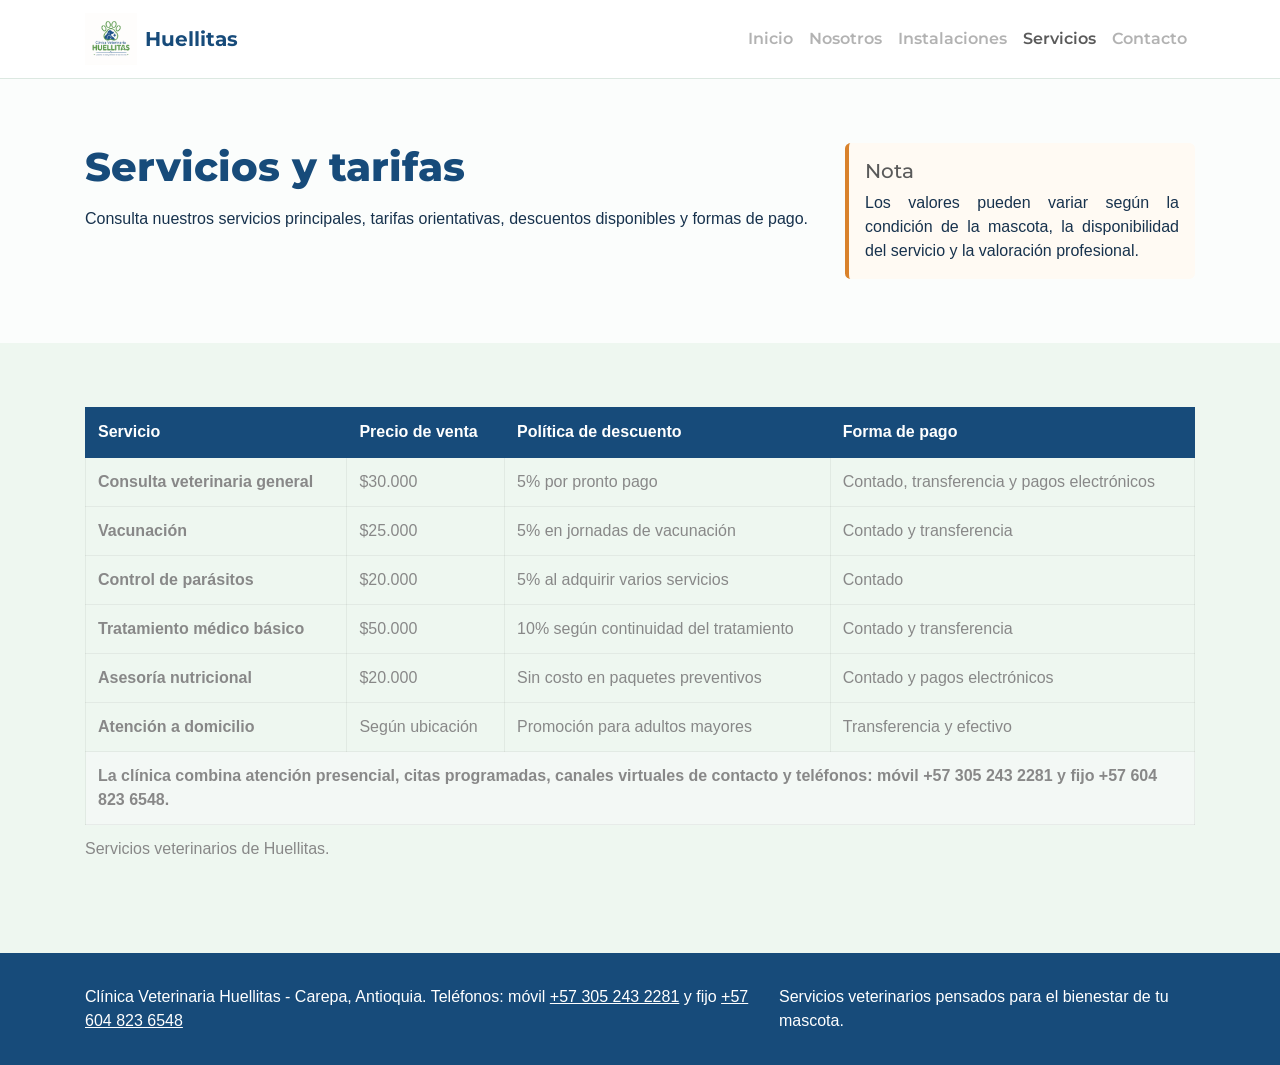
<file: servicios.html>
<!DOCTYPE html>
<html lang="es">
<head>
  <meta charset="UTF-8">
  <meta name="viewport" content="width=device-width, initial-scale=1.0">
  <meta name="description" content="Servicios, tarifas orientativas, descuentos y formas de pago de la Clínica Veterinaria Huellitas.">
  <meta name="keywords" content="tarifas veterinarias, servicios Huellitas, consulta veterinaria, Carepa">
  <meta name="author" content="Mydshell Usuga">
  <meta property="og:title" content="Servicios y tarifas | Clínica Veterinaria Huellitas">
  <meta property="og:description" content="Consulta los servicios veterinarios, tarifas orientativas y formas de pago de Huellitas.">
  <title>Clínica Veterinaria Huellitas | Servicios y tarifas</title>
  <link rel="stylesheet" href="css/bootstrap.min.css">
  <link rel="stylesheet" href="css/bootswatch.min.css">
  <link rel="stylesheet" href="css/style.css">
</head>
<body>
  <a class="skip-link" href="#contenido-principal">Saltar al contenido principal</a>
  <header class="site-header sticky-top">
    <nav class="navbar navbar-expand-lg navbar-light bg-white" aria-label="Navegación principal">
      <div class="container">
        <a class="navbar-brand d-flex align-items-center" href="index.html">
          <img class="brand-logo mr-2" src="img/logo-huellitas.png" alt="Logo de Clínica Veterinaria Huellitas">
          <span>Huellitas</span>
        </a>
        <button class="navbar-toggler" type="button" data-toggle="collapse" data-target="#mainNavbar" aria-controls="mainNavbar" aria-expanded="false" aria-label="Mostrar navegación">
          <span class="navbar-toggler-icon"></span>
        </button>
        <div class="collapse navbar-collapse" id="mainNavbar">
          <ul class="navbar-nav ml-auto">
            <li class="nav-item"><a class="nav-link" href="index.html">Inicio</a></li>
            <li class="nav-item"><a class="nav-link" href="nosotros.html">Nosotros</a></li>
            <li class="nav-item"><a class="nav-link" href="instalaciones.html">Instalaciones</a></li>
            <li class="nav-item active"><a class="nav-link" href="servicios.html" aria-current="page">Servicios</a></li>
            <li class="nav-item"><a class="nav-link" href="contacto.html">Contacto</a></li>
          </ul>
        </div>
      </div>
    </nav>
  </header>

  <main id="contenido-principal" tabindex="-1">
    <section class="section-band">
      <div class="container">
        <div class="row">
          <article class="col-lg-8">
            <h1 class="section-title">Servicios y tarifas</h1>
            <p>Consulta nuestros servicios principales, tarifas orientativas, descuentos disponibles y formas de pago.</p>
          </article>
          <aside class="col-lg-4">
            <div class="content-aside">
              <h2 class="h5">Nota</h2>
              <p class="mb-0">Los valores pueden variar según la condición de la mascota, la disponibilidad del servicio y la valoración profesional.</p>
            </div>
          </aside>
        </div>
      </div>
    </section>

    <section class="section-band section-soft">
      <div class="container">
        <article class="table-responsive">
          <table class="table table-bordered table-hover">
            <caption>Servicios veterinarios de Huellitas.</caption>
            <thead>
              <tr>
                <th scope="col">Servicio</th>
                <th scope="col">Precio de venta</th>
                <th scope="col">Política de descuento</th>
                <th scope="col">Forma de pago</th>
              </tr>
            </thead>
            <tbody>
              <tr>
                <th scope="row">Consulta veterinaria general</th>
                <td>$30.000</td>
                <td>5% por pronto pago</td>
                <td>Contado, transferencia y pagos electrónicos</td>
              </tr>
              <tr>
                <th scope="row">Vacunación</th>
                <td>$25.000</td>
                <td>5% en jornadas de vacunación</td>
                <td>Contado y transferencia</td>
              </tr>
              <tr>
                <th scope="row">Control de parásitos</th>
                <td>$20.000</td>
                <td>5% al adquirir varios servicios</td>
                <td>Contado</td>
              </tr>
              <tr>
                <th scope="row">Tratamiento médico básico</th>
                <td>$50.000</td>
                <td>10% según continuidad del tratamiento</td>
                <td>Contado y transferencia</td>
              </tr>
              <tr>
                <th scope="row">Asesoría nutricional</th>
                <td>$20.000</td>
                <td>Sin costo en paquetes preventivos</td>
                <td>Contado y pagos electrónicos</td>
              </tr>
              <tr>
                <th scope="row">Atención a domicilio</th>
                <td>Según ubicación</td>
                <td>Promoción para adultos mayores</td>
                <td>Transferencia y efectivo</td>
              </tr>
            </tbody>
            <tfoot>
              <tr>
                <td colspan="4">La clínica combina atención presencial, citas programadas, canales virtuales de contacto y teléfonos: móvil +57 305 243 2281 y fijo +57 604 823 6548.</td>
              </tr>
            </tfoot>
          </table>
        </article>
      </div>
    </section>
  </main>

  <footer class="site-footer">
    <div class="container d-md-flex justify-content-between">
      <p class="mb-2 mb-md-0">Clínica Veterinaria Huellitas - Carepa, Antioquia. Teléfonos: móvil <a href="tel:+573052432281" aria-label="Llamar al número móvil +57 305 243 2281">+57 305 243 2281</a> y fijo <a href="tel:+576048236548" aria-label="Llamar al número fijo +57 604 823 6548">+57 604 823 6548</a></p>
      <p class="mb-0">Servicios veterinarios pensados para el bienestar de tu mascota.</p>
    </div>
  </footer>

  <script src="js/jquery.min.js"></script>
  <script src="js/popper.min.js"></script>
  <script src="js/bootstrap.min.js"></script>
  <script src="js/script.js"></script>
</body>
</html>
</file>
<file: css/style.css>
:root {
  --color-primary: #2f7d45;
  --color-primary-dark: #1f5c34;
  --color-secondary: #174b7a;
  --color-accent: #d9822b;
  --color-soft: #eef7f0;
  --color-ink: #17324d;
  --color-muted: #5f6f7b;
  --color-border: #dce8e1;
  --font-main: "Segoe UI", Arial, sans-serif;
}

html {
  scroll-behavior: smooth;
}

body {
  font-family: var(--font-main);
  color: var(--color-ink);
  background: #fbfdfc;
}

.skip-link {
  position: absolute;
  top: 0.75rem;
  left: 0.75rem;
  z-index: 2000;
  padding: 0.65rem 0.9rem;
  color: #ffffff;
  background: var(--color-primary-dark);
  border-radius: 0.35rem;
  transform: translateY(-150%);
  transition: transform 0.15s ease;
}

.skip-link:focus {
  color: #ffffff;
  transform: translateY(0);
}

a:focus-visible,
button:focus-visible,
input:focus-visible,
select:focus-visible,
textarea:focus-visible,
video:focus-visible {
  outline: 3px solid var(--color-accent);
  outline-offset: 3px;
}

.site-header {
  border-bottom: 1px solid var(--color-border);
  background: #ffffff;
}

.brand-logo {
  width: 52px;
  height: 52px;
  object-fit: contain;
}

.navbar-brand span {
  color: var(--color-secondary);
  font-weight: 700;
}

.nav-link {
  font-weight: 600;
}

.hero {
  min-height: 68vh;
  display: flex;
  align-items: center;
  background: linear-gradient(110deg, #f5fbf6 0%, #ffffff 55%, #eef6fb 100%);
  border-bottom: 1px solid var(--color-border);
}

.hero-logo {
  width: 100%;
  max-width: 700px;
  height: auto;
  border-radius: 0.5rem;
  box-shadow: 0 1rem 2rem rgba(23, 50, 77, 0.14);
}

.hero-title {
  color: var(--color-primary-dark);
  font-weight: 800;
  letter-spacing: 0;
}

.hero-lead {
  color: var(--color-muted);
  font-size: 1.15rem;
}

.section-band {
  padding: 4rem 0;
}

.section-soft {
  background: var(--color-soft);
}

.section-title {
  color: var(--color-secondary);
  font-weight: 800;
  margin-bottom: 1rem;
}

main p,
main .card-text,
main .service-list li,
main figcaption,
main caption {
  hyphens: auto;
  overflow-wrap: break-word;
  text-align: justify;
  text-align-last: left;
  -webkit-hyphens: auto;
}

.quick-grid,
.gallery-grid,
.values-grid {
  display: grid;
  gap: 1.25rem;
}

.quick-grid {
  grid-template-columns: repeat(auto-fit, minmax(230px, 1fr));
}

.values-grid {
  grid-template-columns: repeat(auto-fit, minmax(220px, 1fr));
}

.gallery-grid {
  grid-template-columns: repeat(auto-fit, minmax(240px, 1fr));
}

.card {
  border: 1px solid var(--color-border);
  border-radius: 0.5rem;
  box-shadow: 0 0.35rem 1.1rem rgba(23, 50, 77, 0.07);
}

.feature-card {
  transition: transform 0.18s ease, box-shadow 0.18s ease, border-color 0.18s ease;
}

.feature-card:hover,
.feature-card:focus-within {
  border-color: rgba(47, 125, 69, 0.35);
  box-shadow: 0 0.85rem 1.6rem rgba(23, 50, 77, 0.12);
  transform: translateY(-3px);
}

.card-link {
  display: flex;
  flex-direction: column;
  height: 100%;
  color: inherit;
  text-decoration: none;
}

.card-link:hover,
.card-link:focus {
  color: inherit;
  text-decoration: none;
}

.card-action {
  color: var(--color-primary-dark);
  font-weight: 700;
}

.card-img-top {
  aspect-ratio: 3 / 2;
  object-fit: cover;
}

.feature-card .card-title {
  color: var(--color-primary-dark);
  font-weight: 700;
}

.service-hero-image {
  width: 100%;
  border-radius: 0.5rem;
  box-shadow: 0 0.85rem 1.6rem rgba(23, 50, 77, 0.12);
}

.service-list {
  padding-left: 1.2rem;
}

.service-list li {
  margin-bottom: 0.55rem;
}

.org-chart {
  max-width: 920px;
  margin: 0 auto;
}

.org-node {
  padding: 1.1rem;
  border: 1px solid var(--color-border);
  border-radius: 0.5rem;
  background: #ffffff;
  box-shadow: 0 0.35rem 1.1rem rgba(23, 50, 77, 0.07);
}

.org-node h3 {
  color: var(--color-primary-dark);
  font-weight: 800;
}

.org-branches .org-node h3 {
  text-align: center;
}

.org-node p {
  margin-bottom: 0;
}

.org-node-primary {
  max-width: 360px;
  margin: 0 auto 1.5rem;
  border-color: rgba(47, 125, 69, 0.35);
  background: #f7fbf8;
  text-align: center;
}

.org-branches {
  display: grid;
  grid-template-columns: repeat(auto-fit, minmax(220px, 1fr));
  gap: 1rem;
}

.content-aside {
  border-left: 4px solid var(--color-accent);
  background: #fffaf3;
  padding: 1rem;
  border-radius: 0.35rem;
}

figure {
  margin: 0;
}

figcaption {
  color: var(--color-muted);
  font-size: 0.95rem;
  margin-top: 0.5rem;
}

.video-frame {
  position: relative;
  width: 100%;
  padding-top: 56.25%;
  border: 1px solid var(--color-border);
  border-radius: 0.5rem;
  overflow: hidden;
  background: #000000;
}

.video-frame iframe {
  position: absolute;
  inset: 0;
  width: 100%;
  height: 100%;
  border: 0;
}

.video-frame video {
  position: absolute;
  inset: 0;
  width: 100%;
  height: 100%;
  border: 0;
  object-fit: contain;
}

.table thead th {
  background: var(--color-secondary);
  color: #ffffff;
  border-color: var(--color-secondary);
}

.table tfoot td {
  font-weight: 700;
  background: #f3f8f5;
}

.invalid-feedback,
.valid-feedback {
  font-size: 0.92rem;
}

.form-status {
  min-height: 3rem;
}

.site-footer {
  color: #ffffff;
  background: var(--color-secondary);
  padding: 2rem 0;
}

.site-footer a {
  color: #ffffff;
  text-decoration: underline;
}

.btn-primary {
  background-color: var(--color-primary);
  border-color: var(--color-primary);
}

.btn-primary:hover,
.btn-primary:focus {
  background-color: var(--color-primary-dark);
  border-color: var(--color-primary-dark);
}

.btn-outline-primary {
  color: var(--color-primary-dark);
  border-color: var(--color-primary);
}

.btn-outline-primary:hover,
.btn-outline-primary:focus {
  background-color: var(--color-primary);
  border-color: var(--color-primary);
}

@media (max-width: 767.98px) {
  .hero {
    min-height: auto;
    padding: 3rem 0;
  }

  .hero-title {
    font-size: 2.25rem;
  }

  .section-band {
    padding: 2.75rem 0;
  }
}

@media (prefers-reduced-motion: reduce) {
  html {
    scroll-behavior: auto;
  }

  *,
  *::before,
  *::after {
    transition-duration: 0.01ms !important;
    animation-duration: 0.01ms !important;
    animation-iteration-count: 1 !important;
  }
}
</file>
